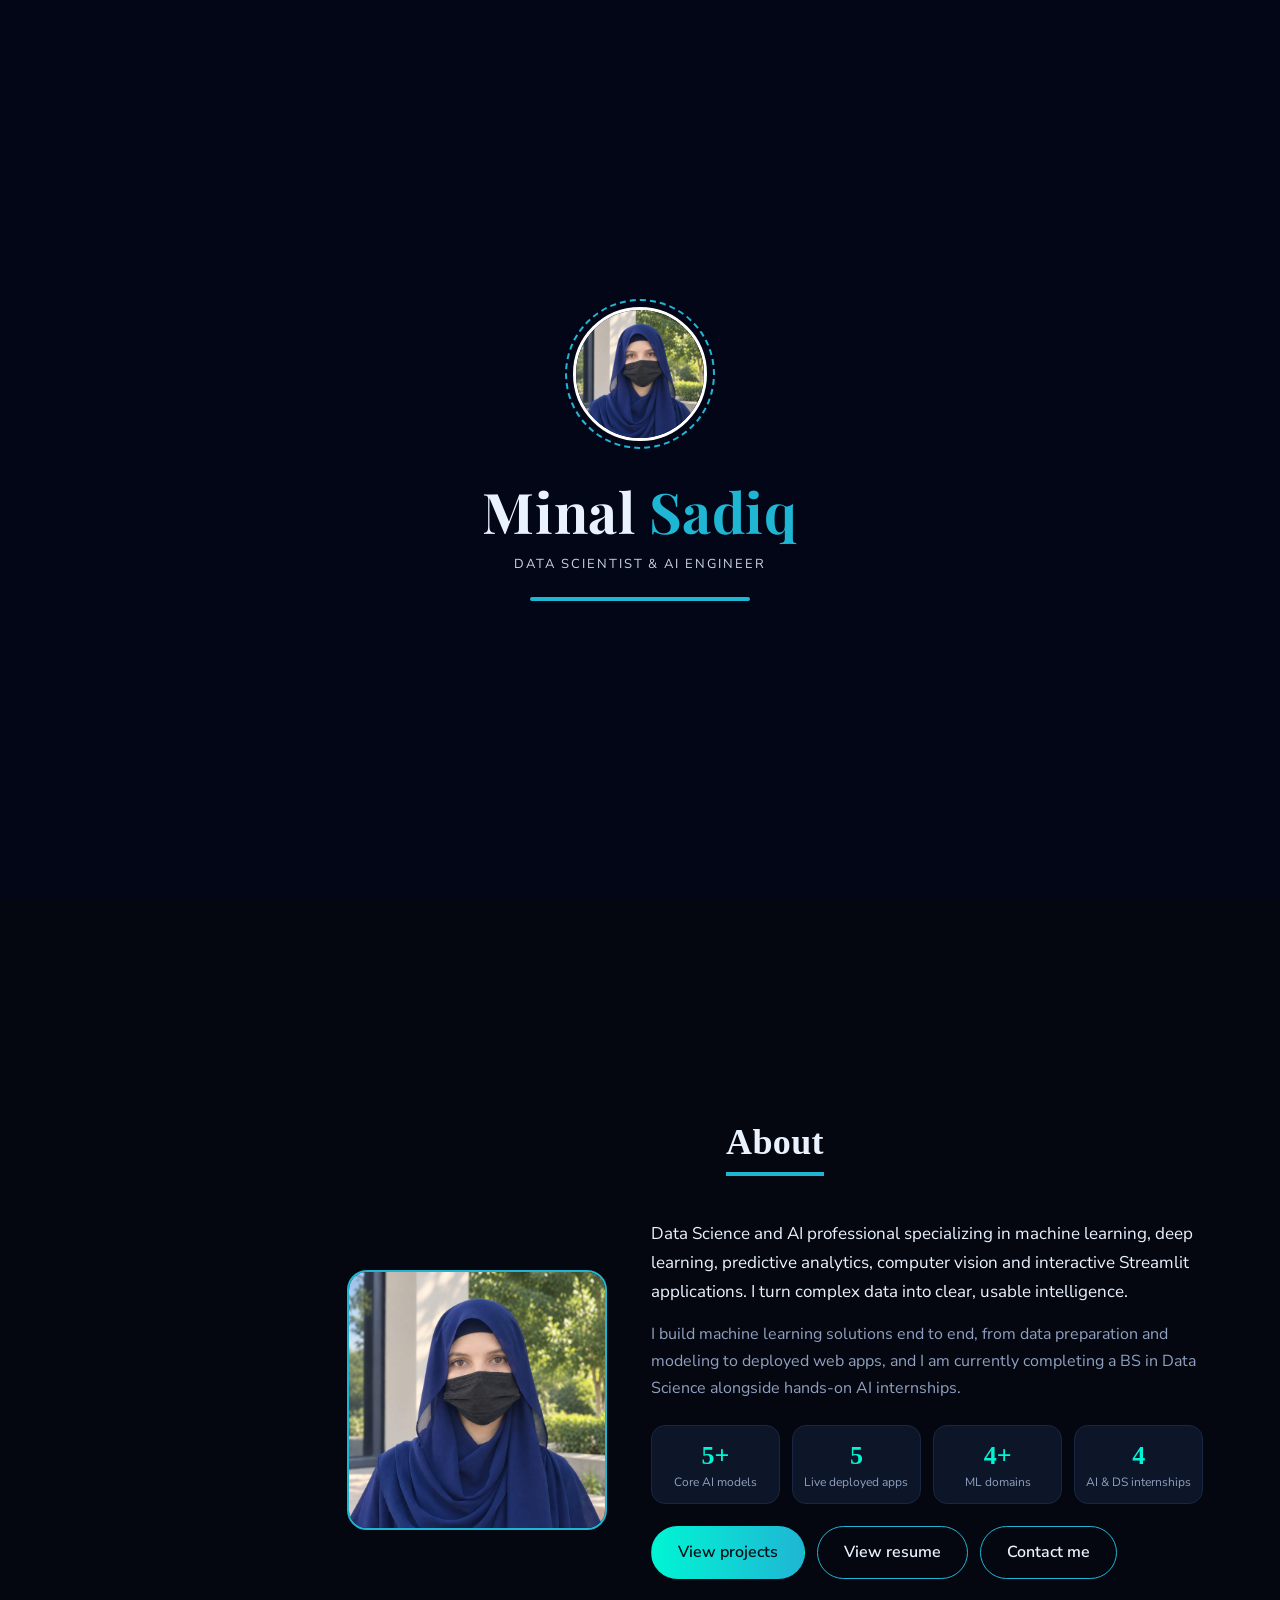
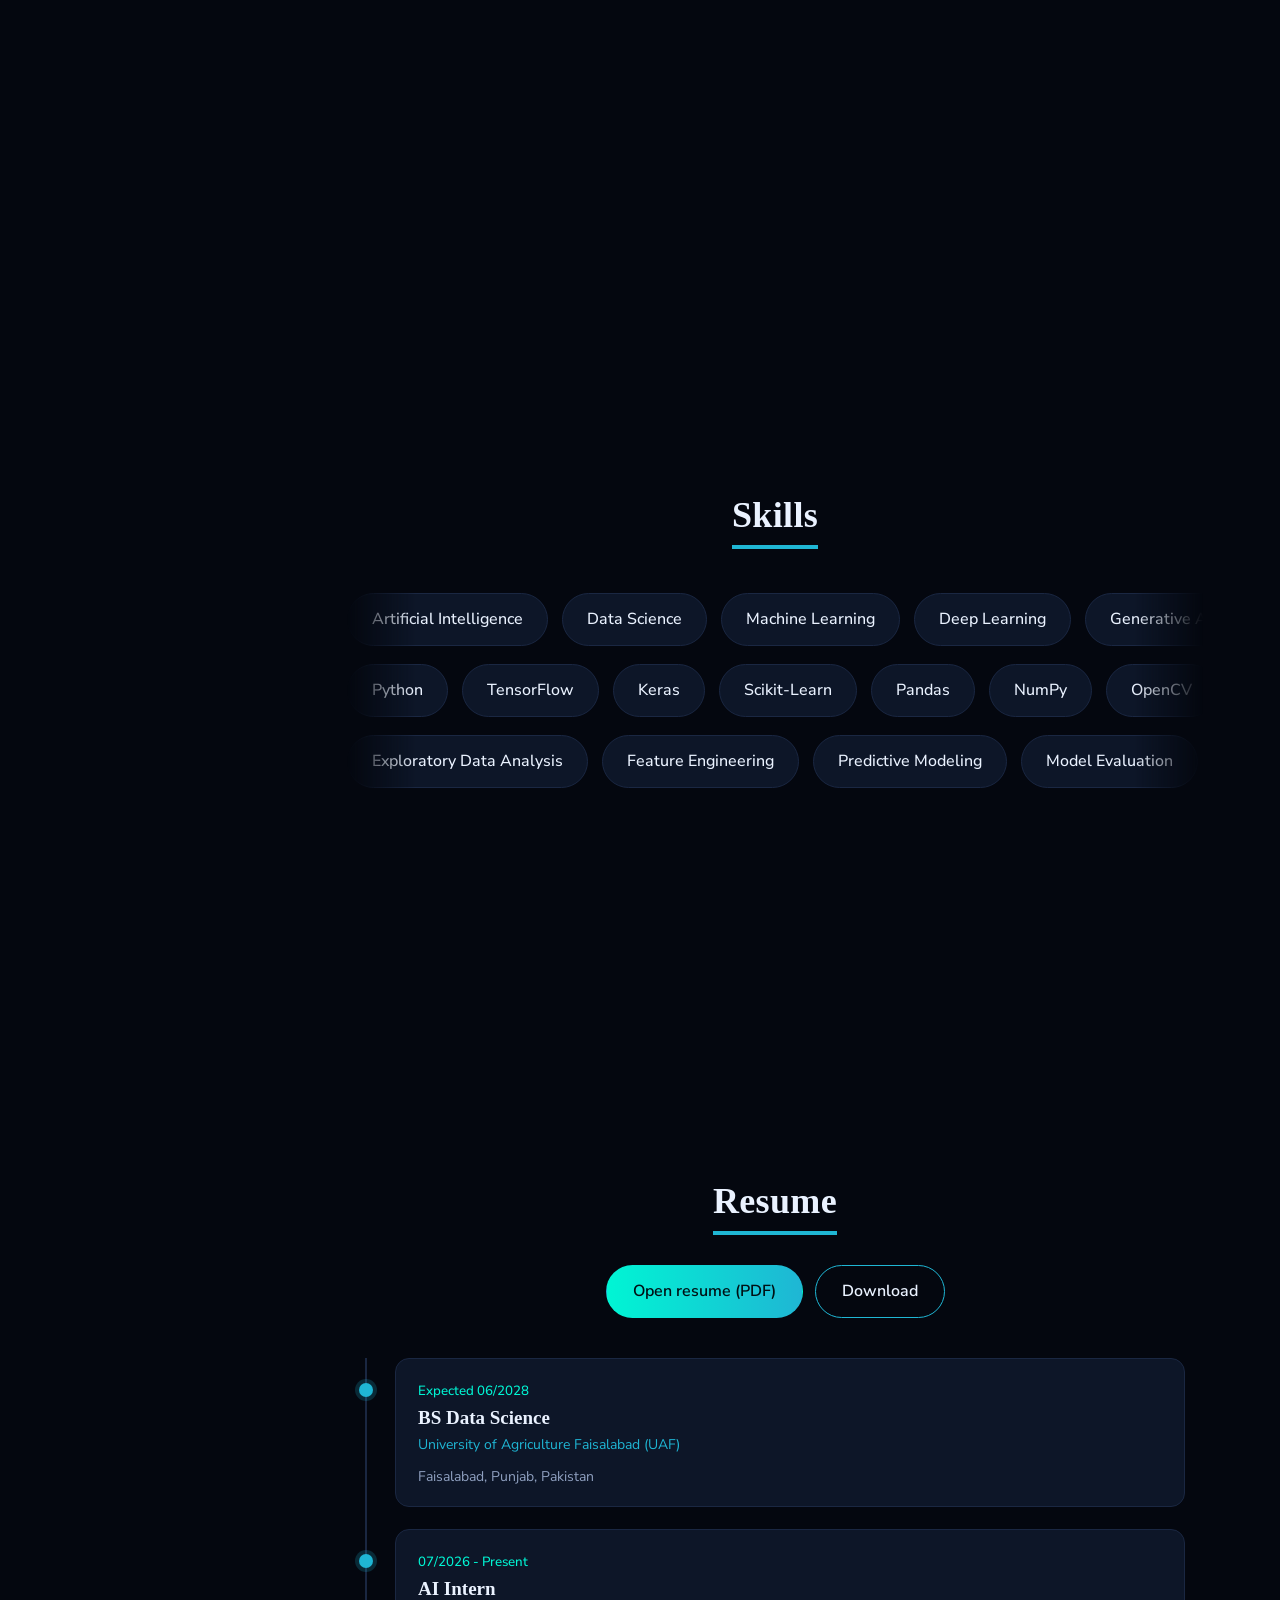
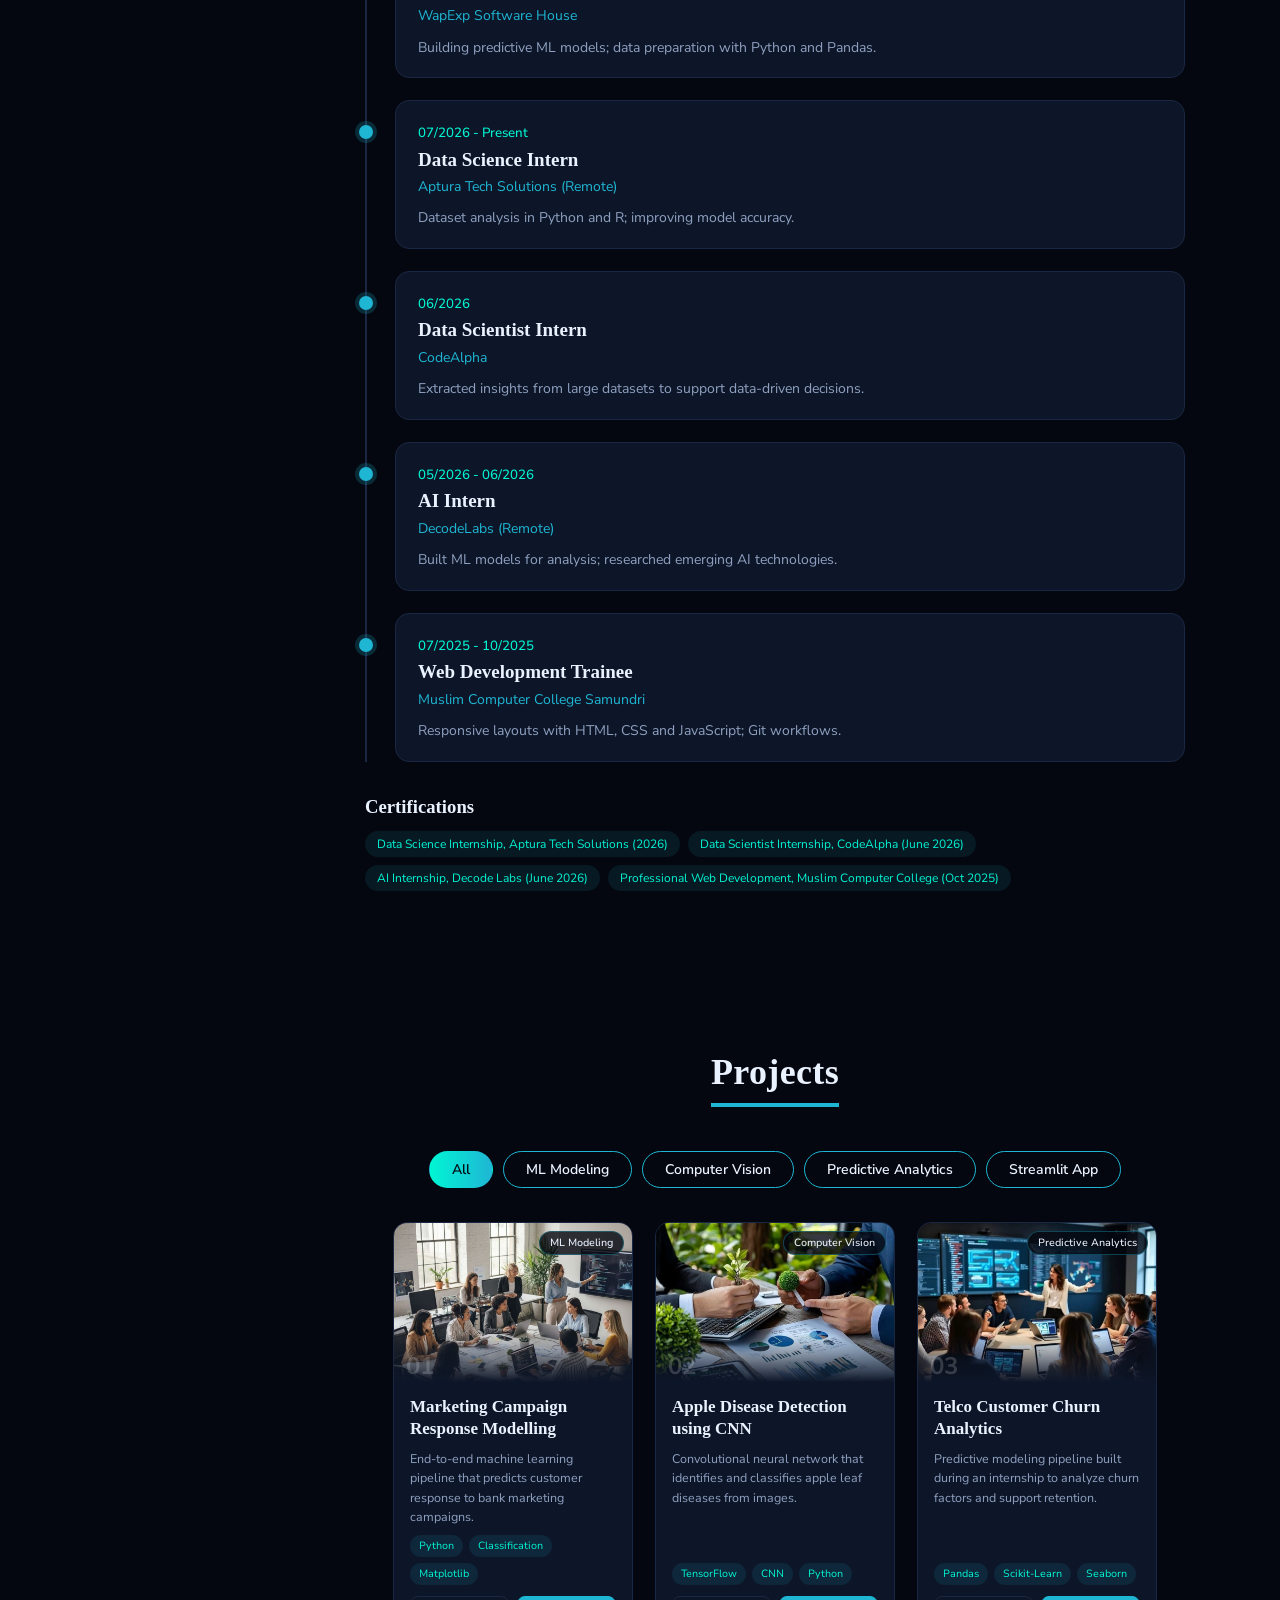
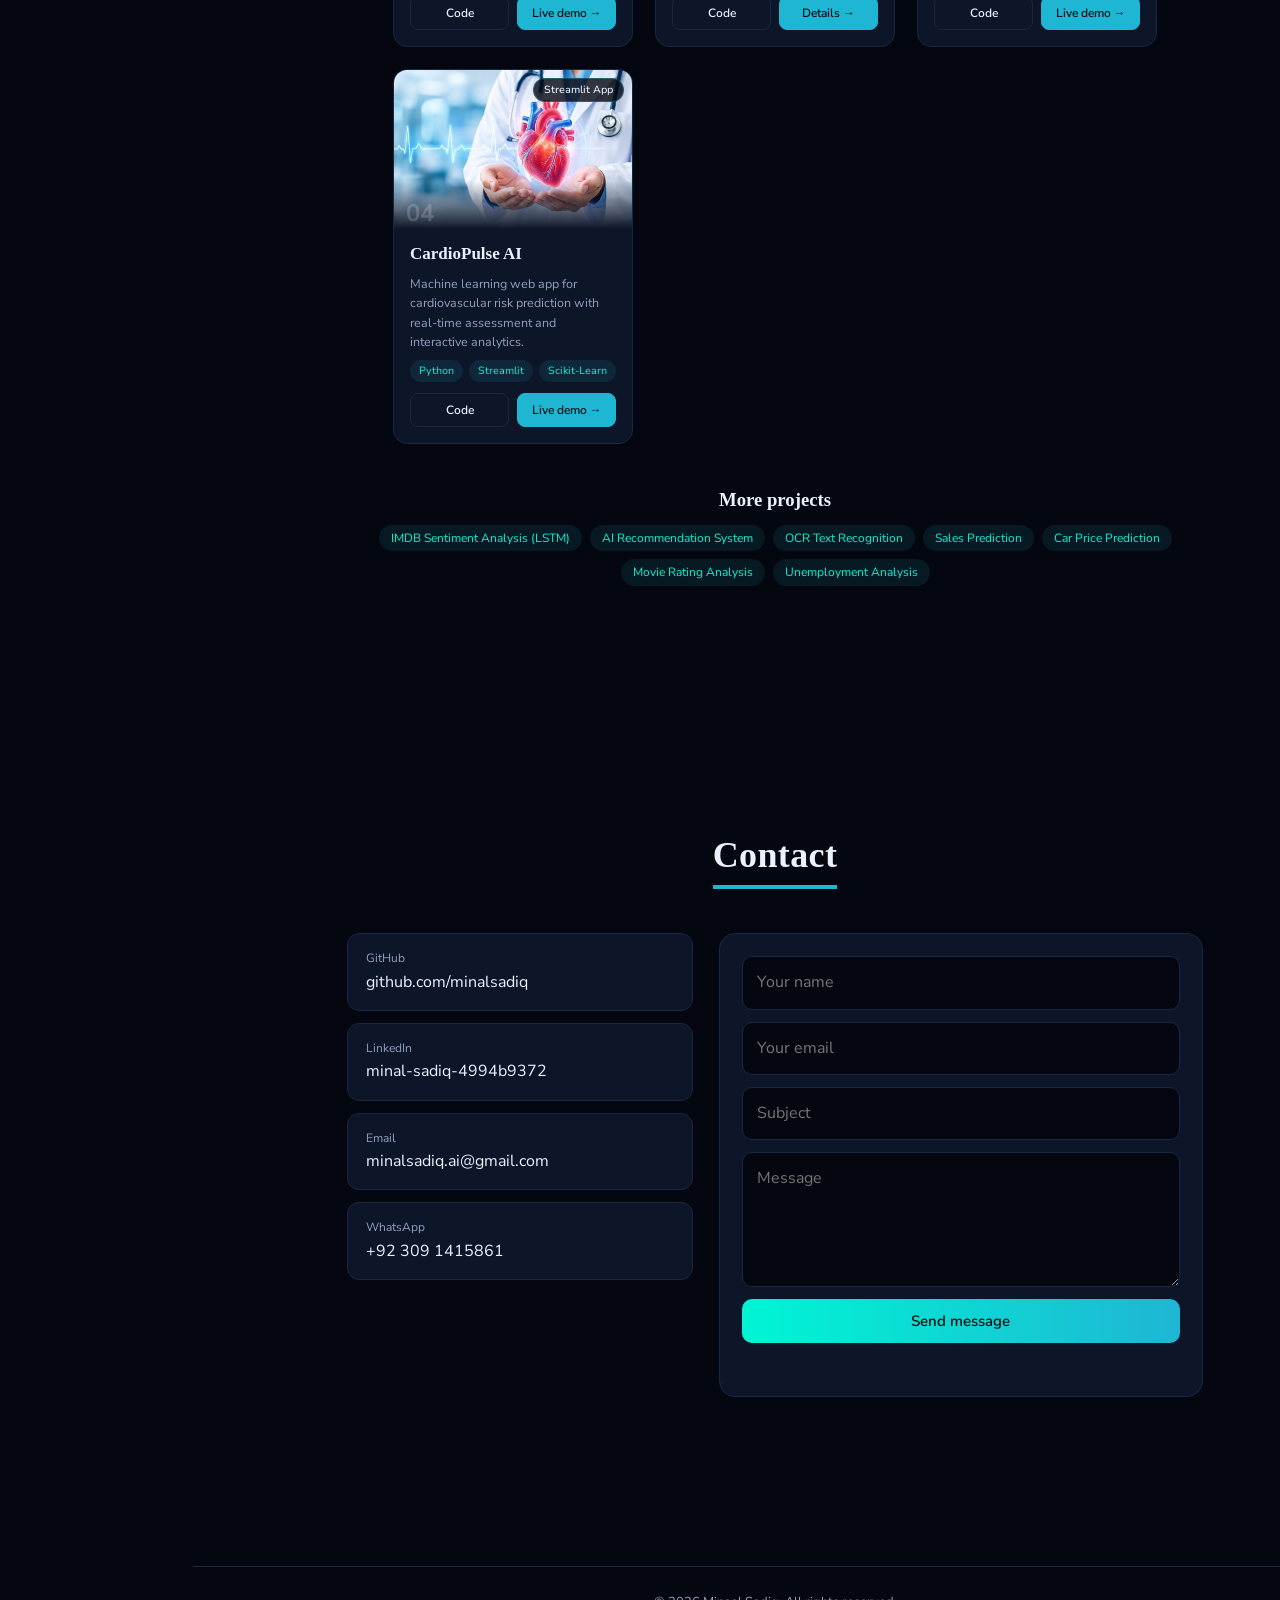
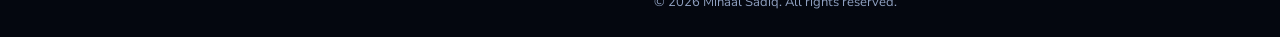
<file: frontend/index.html>
<!DOCTYPE html>
<html lang="en">
<head>
  <meta charset="UTF-8">
  <meta name="viewport" content="width=device-width, initial-scale=1, viewport-fit=cover">
  <title>Minaal Sadiq | Data Scientist &amp; AI Engineer</title>
  <meta name="description" content="Portfolio of Minaal Sadiq, Data Scientist and AI Engineer: machine learning, deep learning, computer vision and Streamlit apps.">
  <meta name="theme-color" content="#04070f">
  <meta property="og:title" content="Minaal Sadiq | Data Scientist & AI Engineer">
  <meta property="og:description" content="Machine learning, deep learning and AI projects by Minaal Sadiq.">

  <link rel="icon" href="favicon.ico" sizes="any">
  <link rel="icon" type="image/png" sizes="32x32" href="assets/icons/favicon-32.png">
  <link rel="icon" type="image/png" sizes="192x192" href="assets/icons/favicon-192.png">
  <link rel="apple-touch-icon" href="assets/icons/apple-touch-icon.png">

  <link rel="preconnect" href="https://fonts.googleapis.com">
  <link rel="preconnect" href="https://fonts.gstatic.com" crossorigin>
  <link href="https://fonts.googleapis.com/css2?family=Dancing+Script:wght@500;600&family=Nunito+Sans:wght@400;600;700&family=Playfair+Display:wght@600;700&display=swap" rel="stylesheet">
  <link rel="stylesheet" href="css/style.css">
  <script src="js/effects.js"></script>
</head>
<body>
  <canvas id="fx" aria-hidden="true"></canvas>
  <div id="bar"></div>

  <div id="intro" role="presentation">
    <div class="ring"><img src="assets/images/minal.jpg" alt=""></div>
    <h1><span data-k="first"></span> <span class="ac" data-k="last"></span></h1>
    <p data-k="role"></p>
    <div class="load"><i></i></div>
  </div>

  <div id="top"><span data-k="name"></span><button id="mb" aria-label="Open menu">☰</button></div>

  <aside id="sb">
    <img class="av" src="assets/images/minal.jpg" alt="Minaal Sadiq">
    <h3 data-k="name"></h3>
    <small data-k="role"></small>
    <nav>
      <a href="#home">Home</a><a href="#about">About</a><a href="#skills">Skills</a>
      <a href="#resume">Resume</a><a href="#projects">Projects</a><a href="#contact">Contact</a>
    </nav>
    <div class="soc">
      <a data-l="github" target="_blank" rel="noopener">GitHub</a>
      <a data-l="linkedin" target="_blank" rel="noopener">LinkedIn</a>
      <a data-l="mail">Email</a>
    </div>
  </aside>

  <main>
    <section id="home" class="hero">
      <h1 class="name">Minaal Sadiq</h1>
      <span class="name-line" aria-hidden="true"><i></i></span>
      <div class="type" id="ty" aria-live="off"></div>
      <a class="down" href="#about" aria-label="Scroll to About"><span></span></a>
    </section>

    <section id="about">
      <h2 class="title rv">About</h2>
      <div class="about">
        <div class="shot rv"><img src="assets/images/minal.jpg" alt="Portrait of Minaal Sadiq"></div>
        <div class="rv">
          <p class="lead" data-k="intro"></p>
          <p class="muted" data-k="about"></p>
          <div class="stats" id="st"></div>
          <div class="btns">
            <a class="btn p" href="#projects">View projects</a>
            <a class="btn" data-l="resume" target="_blank" rel="noopener">View resume</a>
            <a class="btn" href="#contact">Contact me</a>
          </div>
        </div>
      </div>
    </section>

    <section id="skills">
      <h2 class="title rv">Skills</h2>
      <div class="mq"><div id="m0"></div></div>
      <div class="mq r"><div id="m1"></div></div>
      <div class="mq"><div id="m2"></div></div>
    </section>

    <section id="resume">
      <h2 class="title rv">Resume</h2>
      <div class="btns c rv">
        <a class="btn p" data-l="resume" target="_blank" rel="noopener">Open resume (PDF)</a>
        <a class="btn" data-l="resume" download="Minaal_Sadiq_Resume.pdf">Download</a>
      </div>
      <div class="tl" id="tl"></div>
      <div class="certs rv" id="ce"></div>
    </section>

    <section id="projects">
      <h2 class="title rv">Projects</h2>
      <div class="fl" id="fl"></div>
      <div class="pg" id="pg"></div>
      <div class="more rv"><h3>More projects</h3><div class="tg" id="mo"></div></div>
    </section>

    <section id="contact">
      <h2 class="title rv">Contact</h2>
      <div class="ct">
        <div class="ci rv">
          <a data-l="github" target="_blank" rel="noopener"><small>GitHub</small>github.com/minalsadiq</a>
          <a data-l="linkedin" target="_blank" rel="noopener"><small>LinkedIn</small>minal-sadiq-4994b9372</a>
          <a data-l="mail"><small>Email</small><span data-k="email"></span></a>
          <a data-l="wa" target="_blank" rel="noopener"><small>WhatsApp</small><span data-k="phone"></span></a>
        </div>
        <form id="f" class="rv" novalidate>
          <input id="fn" name="name" placeholder="Your name" aria-label="Your name" maxlength="80" autocomplete="name" required>
          <input id="fe" name="email" type="email" placeholder="Your email" aria-label="Your email" maxlength="254" autocomplete="email" required>
          <input id="fs" name="subject" placeholder="Subject" aria-label="Subject" maxlength="150" required>
          <textarea id="fm" name="message" rows="4" placeholder="Message" aria-label="Message" maxlength="2000" required></textarea>
          <div class="hp" aria-hidden="true"><label>Leave this field empty<input id="fw" name="website" tabindex="-1" autocomplete="off"></label></div>
          <button id="fbtn" type="submit"><span>Send message</span></button>
          <p id="fstat" class="fstat" role="status" aria-live="polite"></p>
        </form>
      </div>
    </section>

    <footer>© 2026 Minaal Sadiq. All rights reserved.</footer>
  </main>

  <button id="toTop" class="to-top" type="button" aria-label="Back to top">
    <svg viewBox="0 0 24 24" aria-hidden="true"><path d="M5 15l7-7 7 7"/></svg>
  </button>

  <script src="js/data.js"></script>
  <script src="js/main.js"></script>
  <script src="js/contact.js"></script>
</body>
</html>
</file>
<file: frontend/css/style.css>
/* Minal Sadiq portfolio: dark theme */
:root {
  --bg: #04070f; --bg2: #0a1220; --card: #0d1628; --line: #1a2742;
  --ink: #eaf2ff; --mute: #8fa0c0; --ac: #1fb6d4; --ac2: #00f5d4;
  /* fonts: the installed Windows fonts first, similar web fonts as fallback for other devices */
  --f-body: Candara, 'Nunito Sans', 'Segoe UI', sans-serif;
  --f-head: 'Times New Roman', Times, 'Liberation Serif', serif;
  --f-name: 'Playfair Display', 'Times New Roman', Times, serif;
  --f-cal: 'Lucida Calligraphy', 'Dancing Script', 'Times New Roman', serif;
}
* { box-sizing: border-box; }
html { scroll-behavior: smooth; background: var(--bg); }
body { margin: 0; background: var(--bg); color: var(--ink); font: 16px/1.7 var(--f-body); overflow-x: hidden; }
a { color: inherit; text-decoration: none; }
h1, h2, h3 { margin: 0; line-height: 1.2; }
:focus-visible { outline: 2px solid var(--ac2); outline-offset: 2px; }
.ac { color: var(--ac); }
.muted { color: var(--mute); }

/* scroll reveal (only active when JS is running) */
.js .rv { opacity: 0; translate: 0 28px; transition: opacity .7s ease, translate .7s ease; transition-delay: var(--d, 0s); }
.js .rv.in { opacity: 1; translate: 0 0; }

#fx { position: fixed; inset: 0; width: 100%; height: 100%; pointer-events: none; z-index: 100; }
#bar { position: fixed; top: 0; left: 0; height: 3px; width: 0; background: linear-gradient(90deg, var(--ac2), var(--ac)); z-index: 60; }

/* intro splash */
#intro { position: fixed; inset: 0; z-index: 90; background: #020617; display: flex; flex-direction: column; align-items: center; justify-content: center; transition: opacity .8s; cursor: pointer; }
#intro.out { opacity: 0; pointer-events: none; }
.ring { position: relative; width: 150px; height: 150px; }
.ring::before { content: ""; position: absolute; inset: 0; border: 2px dashed var(--ac); border-radius: 50%; animation: spin 6s linear infinite; }
.ring img { position: absolute; inset: 8px; width: calc(100% - 16px); height: calc(100% - 16px); border-radius: 50%; object-fit: cover; object-position: center 30%; border: 3px solid #fff; }
@keyframes spin { to { transform: rotate(360deg); } }
#intro h1 { margin-top: 28px; font-size: clamp(30px, 6vw, 44px); }
#intro p { color: #cbd5e1; letter-spacing: .15em; font-size: 13px; margin: 8px 0 22px; text-transform: uppercase; }
.load { width: 220px; height: 4px; background: #ffffff1a; border-radius: 9px; overflow: hidden; }
.load i { display: block; height: 100%; width: 0; background: var(--ac); animation: fill 3s linear forwards; }
@keyframes fill { to { width: 100%; } }

/* sidebar */
aside { position: fixed; left: 0; top: 0; bottom: 0; width: 270px; background: var(--bg2); border-right: 1px solid var(--line); padding: 34px 22px; display: flex; flex-direction: column; align-items: center; text-align: center; z-index: 20; }
aside .av { width: 116px; height: 116px; border-radius: 50%; object-fit: cover; object-position: center 30%; border: 3px solid var(--ac); box-shadow: 0 0 0 6px #1fb6d41a; }
aside h3 { margin-top: 14px; font-size: 18px; }
aside small { color: var(--mute); }
aside nav { margin: 26px 0; width: 100%; display: flex; flex-direction: column; gap: 6px; }
aside nav a { padding: 10px 16px; border-radius: 10px; color: var(--mute); font-weight: 500; text-align: left; transition: .2s; }
aside nav a:hover, aside nav a.on { background: #1fb6d41f; color: var(--ac2); }
.soc { margin-top: auto; display: flex; gap: 16px; font-size: 13px; color: var(--mute); }
.soc a:hover { color: var(--ac2); }
#top { display: none; }

main { margin-left: 270px; }
section { min-height: 100vh; padding: 80px 6vw; display: flex; flex-direction: column; justify-content: center; }
.title { align-self: center; font-size: clamp(28px, 4vw, 36px); font-weight: 700; border-bottom: 4px solid var(--ac); padding-bottom: 8px; margin-bottom: 44px; }

/* hero: university photo behind the name */
.hero { position: relative; align-items: center; text-align: center;
  /* light overlays: soft spot behind the text and a gentle fade at the bottom, so the photo stays clear */
  background:
    radial-gradient(ellipse 45% 22% at 50% 47%, rgba(4, 7, 15, .38), transparent 100%),
    linear-gradient(180deg, rgba(4, 7, 15, .08) 0%, rgba(4, 7, 15, .14) 60%, rgba(4, 7, 15, .38) 100%),
    url(../assets/images/hero-uaf.jpg) center 38% / cover no-repeat; }
.hero .name { font-size: clamp(42px, 8vw, 88px); font-weight: 700; letter-spacing: -.02em; background: linear-gradient(90deg, #fff, var(--ac2)); -webkit-background-clip: text; background-clip: text; color: transparent; filter: drop-shadow(0 3px 14px rgba(0, 0, 0, .6)); }
.type { font-size: clamp(18px, 3vw, 28px); color: var(--ac2); margin-top: 14px; min-height: 1.6em; text-shadow: 0 2px 10px rgba(0, 0, 0, .85); }
.type::after { content: "|"; animation: blink 1s steps(1) infinite; }
@keyframes blink { 50% { opacity: 0; } }
.down { position: absolute; bottom: 36px; left: 50%; width: 26px; height: 42px; margin-left: -13px; border: 2px solid #ffffff66; border-radius: 14px; }
.down span { position: absolute; left: 50%; top: 8px; width: 4px; height: 8px; margin-left: -2px; border-radius: 2px; background: var(--ac2); animation: scrollDot 1.6s ease-in-out infinite; }
@keyframes scrollDot { 0% { transform: translateY(0); opacity: 1; } 100% { transform: translateY(16px); opacity: 0; } }

/* about */
.about { display: grid; grid-template-columns: 260px 1fr; gap: 44px; align-items: center; max-width: 920px; margin: 0 auto; }
.about .shot img { width: 100%; aspect-ratio: 1; border-radius: 20px; object-fit: cover; object-position: center 30%; border: 2px solid var(--ac); display: block; }
.lead { font-size: 17px; margin: 0 0 14px; }
.about p { margin: 0 0 14px; }
.stats { display: grid; grid-template-columns: repeat(4, 1fr); gap: 12px; margin: 22px 0 6px; }
.stats div { background: var(--card); border: 1px solid var(--line); border-radius: 14px; padding: 12px 8px; text-align: center; font-size: 12px; color: var(--mute); line-height: 1.4; transition: .25s; }
.stats div:hover { border-color: var(--ac); transform: translateY(-3px); }
.stats b { display: block; font-size: 24px; color: var(--ac2); }
.btns { display: flex; gap: 12px; flex-wrap: wrap; margin-top: 22px; }
.btns.c { justify-content: center; margin: -14px 0 40px; }
.btn { padding: 12px 26px; border-radius: 99px; font-weight: 600; border: 1.5px solid var(--ac); transition: .2s; }
.btn.p { background: linear-gradient(90deg, var(--ac2), var(--ac)); color: #001014; border-color: transparent; }
.btn:hover { transform: translateY(-2px); }

/* skills marquee */
.mq { overflow: hidden; margin-bottom: 18px; mask-image: linear-gradient(90deg, transparent, #000 8%, #000 92%, transparent); }
.mq div { display: flex; gap: 14px; width: max-content; animation: slide 38s linear infinite; }
.mq.r div { animation-direction: reverse; }
.mq:hover div { animation-play-state: paused; }
@keyframes slide { to { transform: translateX(-50%); } }
.mq span { padding: 12px 24px; border-radius: 99px; background: var(--card); border: 1px solid var(--line); white-space: nowrap; font-weight: 500; }

/* resume timeline */
.tl { max-width: 820px; margin: 0 auto; width: 100%; border-left: 2px solid var(--line); padding-left: 28px; display: grid; gap: 22px; }
.tl article { position: relative; background: var(--card); border: 1px solid var(--line); border-radius: 14px; padding: 18px 22px; }
.tl article::before { content: ""; position: absolute; left: -37px; top: 24px; width: 14px; height: 14px; border-radius: 50%; background: var(--ac); box-shadow: 0 0 0 4px #1fb6d433; }
.tl small { color: var(--ac2); font-weight: 500; }
.tl h3 { font-size: 17px; margin: 2px 0; }
.tl em { font-style: normal; color: var(--ac); font-size: 14px; }
.tl p { margin: 6px 0 0; color: var(--mute); font-size: 14px; }
.certs { max-width: 820px; margin: 34px auto 0; width: 100%; }
.certs h3 { margin-bottom: 12px; }

/* projects */
.fl { display: flex; gap: 10px; flex-wrap: wrap; justify-content: center; margin-bottom: 34px; }
.fl button { font: 600 14px var(--f-body); padding: 8px 22px; border-radius: 99px; border: 1px solid var(--ac); background: none; color: var(--ink); cursor: pointer; transition: .2s; }
.fl button.on, .fl button:hover { background: linear-gradient(90deg, var(--ac2), var(--ac)); color: #001014; border-color: transparent; }
.pg { display: grid; grid-template-columns: repeat(auto-fill, minmax(210px, 240px)); justify-content: center; gap: 22px; }

.pc { --rx: 0deg; --ry: 0deg; position: relative; overflow: hidden; display: flex; flex-direction: column; background: var(--card); border: 1px solid var(--line); border-radius: 14px;
  transform: perspective(900px) rotateX(var(--rx)) rotateY(var(--ry)); transition: transform .18s ease-out, border-color .25s, box-shadow .25s; }
.js .pc.rv { transition: opacity .7s ease, translate .7s ease, transform .18s ease-out, border-color .25s, box-shadow .25s; transition-delay: var(--d, 0s), var(--d, 0s), 0s, 0s, 0s; }
.pc:hover { border-color: var(--ac); box-shadow: 0 18px 44px #1fb6d42b; }
.pc::after { content: ""; position: absolute; inset: 0; pointer-events: none; opacity: 0; transition: opacity .3s; background: radial-gradient(280px circle at var(--mx, 50%) var(--my, 0%), #ffffff14, transparent 60%); }
.pc:hover::after { opacity: 1; }
.pt { position: relative; aspect-ratio: 3 / 2; overflow: hidden; background: var(--bg2); }
.pt img { width: 100%; height: 100%; object-fit: cover; display: block; transition: transform .6s ease; }
.pc:hover .pt img { transform: scale(1.07); }
.pt::after { content: ""; position: absolute; inset: auto 0 0 0; height: 30%; background: linear-gradient(transparent, #0d1628); }
.pt b { position: absolute; right: 8px; top: 8px; z-index: 1; background: #04070fcc; padding: 2px 10px; border-radius: 99px; font-size: 10.5px; font-weight: 500; border: 1px solid #1fb6d455; }
.pt .no { position: absolute; left: 12px; bottom: 4px; z-index: 1; font-size: 24px; font-weight: 700; color: #ffffff2e; line-height: 1; }
.pc .in { padding: 14px 16px 16px; display: flex; flex-direction: column; gap: 9px; flex: 1; }
.pc h3 { font-size: 15px; line-height: 1.3; background: linear-gradient(var(--ac2), var(--ac2)) 0 100% / 0 2px no-repeat; transition: background-size .4s; align-self: flex-start; }
.pc:hover h3 { background-size: 100% 2px; }
.pc p { margin: 0; color: var(--mute); font-size: 12.5px; line-height: 1.55; flex: 1; }
.tg { display: flex; flex-wrap: wrap; gap: 8px; }
.tg span { padding: 3px 12px; border-radius: 99px; background: #1fb6d41a; color: var(--ac2); font-size: 12px; }
.pc .tg { gap: 6px; }
.pc .tg span { padding: 2px 9px; font-size: 10.5px; }
.lk { display: flex; gap: 8px; margin-top: 2px; }
.lk a { flex: 1; text-align: center; padding: 6px 4px; border-radius: 8px; border: 1px solid var(--line); font-size: 12px; white-space: nowrap; font-weight: 600; transition: .2s; }
.lk a:hover { border-color: var(--ac); }
.lk a:last-child { background: var(--ac); color: #001014; border-color: var(--ac); }
.lk i { display: inline-block; font-style: normal; transition: transform .2s; }
.lk a:hover i { transform: translateX(4px); }
.more { max-width: 900px; margin: 44px auto 0; text-align: center; width: 100%; }
.more h3 { margin-bottom: 14px; }
.more .tg { justify-content: center; }

/* contact */
.ct { display: grid; grid-template-columns: 1fr 1.4fr; gap: 26px; max-width: 960px; margin: 0 auto; width: 100%; }
.ci { display: grid; gap: 12px; align-content: start; }
.ci a { background: var(--card); border: 1px solid var(--line); border-radius: 12px; padding: 14px 18px; transition: .2s; }
.ci a:hover { border-color: var(--ac); transform: translateX(4px); }
.ci small { display: block; color: var(--mute); font-size: 12px; }
form { background: var(--card); border: 1px solid var(--line); border-radius: 16px; padding: 22px; display: grid; gap: 12px; }
input, textarea { width: 100%; font: inherit; padding: 12px 14px; border-radius: 10px; border: 1px solid var(--line); background: var(--bg); color: var(--ink); }
input:focus, textarea:focus { outline: none; border-color: var(--ac); }
.hp { position: absolute; left: -9999px; width: 1px; height: 1px; overflow: hidden; }
form button { font: 600 15px var(--f-body); padding: 12px; border: 0; border-radius: 10px; background: linear-gradient(90deg, var(--ac2), var(--ac)); color: #001014; cursor: pointer; display: flex; align-items: center; justify-content: center; gap: 10px; }
form button:disabled { opacity: .7; cursor: progress; }
form button.loading::before { content: ""; width: 16px; height: 16px; border: 2px solid #00101455; border-top-color: #001014; border-radius: 50%; animation: spin .7s linear infinite; }
.fstat { margin: 0; min-height: 1.4em; font-size: 14px; color: var(--mute); }
.fstat.ok { color: #3ddc84; }
.fstat.err { color: #ff7a7a; }
footer { border-top: 1px solid var(--line); padding: 24px; text-align: center; color: var(--mute); font-size: 13px; margin: 0 -6vw -80px; }

/* back-to-top button (appears after scrolling down) */
.to-top { position: fixed; right: 20px; bottom: calc(20px + env(safe-area-inset-bottom, 0px)); width: 48px; height: 48px; border: 0; border-radius: 50%; cursor: pointer; z-index: 25;
  display: flex; align-items: center; justify-content: center; color: #001014; background: linear-gradient(135deg, var(--ac2), var(--ac)); box-shadow: 0 8px 22px #0007;
  opacity: 0; transform: translateY(14px); pointer-events: none; transition: opacity .3s, transform .3s; }
.to-top.show { opacity: 1; transform: none; pointer-events: auto; }
.to-top.show:hover { transform: translateY(-3px); }
.to-top svg { width: 22px; height: 22px; fill: none; stroke: currentColor; stroke-width: 2.6; stroke-linecap: round; stroke-linejoin: round; }

@media (max-width: 860px) {
  aside { transform: translateX(-100%); transition: transform .3s; }
  aside.open { transform: none; }
  main { margin-left: 0; }
  #top { display: flex; position: fixed; top: 0; left: 0; right: 0; height: calc(56px + env(safe-area-inset-top, 0px)); padding: env(safe-area-inset-top, 0px) 18px 0; z-index: 30; background: var(--bg2); border-bottom: 1px solid var(--line); align-items: center; justify-content: space-between; font-weight: 600; }
  #top button { background: none; border: 1px solid var(--line); color: var(--ink); width: 38px; height: 38px; border-radius: 10px; font-size: 18px; }
  section { padding: 90px 22px 60px; }
  footer { margin: 0 -22px -60px; }
  .about, .ct { grid-template-columns: 1fr; }
  .about .shot img { max-width: 220px; margin: 0 auto; }
  .stats { grid-template-columns: repeat(2, 1fr); }
}
@media (prefers-reduced-motion: reduce) {
  *, *::before, *::after { animation: none !important; transition: none !important; }
  .js .rv { opacity: 1; translate: none; }
}

/* typography: calligraphic only for the name and role, serif for headings, humanist sans for body text */
.hero .name { font-family: var(--f-name); font-weight: 700; letter-spacing: .01em; font-size: clamp(44px, 8vw, 96px); line-height: 1.15; padding: .05em .1em; }
.type { font-family: var(--f-cal); font-size: clamp(16px, 2.4vw, 24px); }
#intro h1, aside h3, #top span { font-family: var(--f-name); font-weight: 700; letter-spacing: .01em; }
#intro h1 { font-size: clamp(34px, 7vw, 56px); }
aside h3 { font-size: 22px; line-height: 1.2; }
#top span { font-size: 20px; }
.title, .tl h3, .pc h3, .more h3, .certs h3, .stats b { font-family: var(--f-head); }
.title { font-weight: 700; letter-spacing: .01em; }
.tl h3 { font-size: 19px; }
.pc h3 { font-size: 17px; }
.stats b { font-size: 26px; }

/* thin line under the name on the home page: draws itself in after the intro screen */
.name-line { display: flex; align-items: center; justify-content: center; gap: 12px; width: 0; max-width: 100%; overflow: hidden; margin-top: 2px; filter: drop-shadow(0 2px 6px rgba(0, 0, 0, .6)); animation: lineGrow 1.1s ease 3.3s forwards; }
.name-line::before, .name-line::after { content: ""; flex: 1; height: 1px; background: linear-gradient(90deg, transparent, var(--ac2)); }
.name-line::after { background: linear-gradient(270deg, transparent, var(--ac2)); }
.name-line i { flex: none; width: 8px; height: 8px; background: var(--ac2); transform: rotate(45deg); box-shadow: 0 0 12px var(--ac2); }
@keyframes lineGrow { to { width: min(340px, 70vw); } }
@media (prefers-reduced-motion: reduce) { .name-line { width: min(340px, 70vw); } }
</file>
